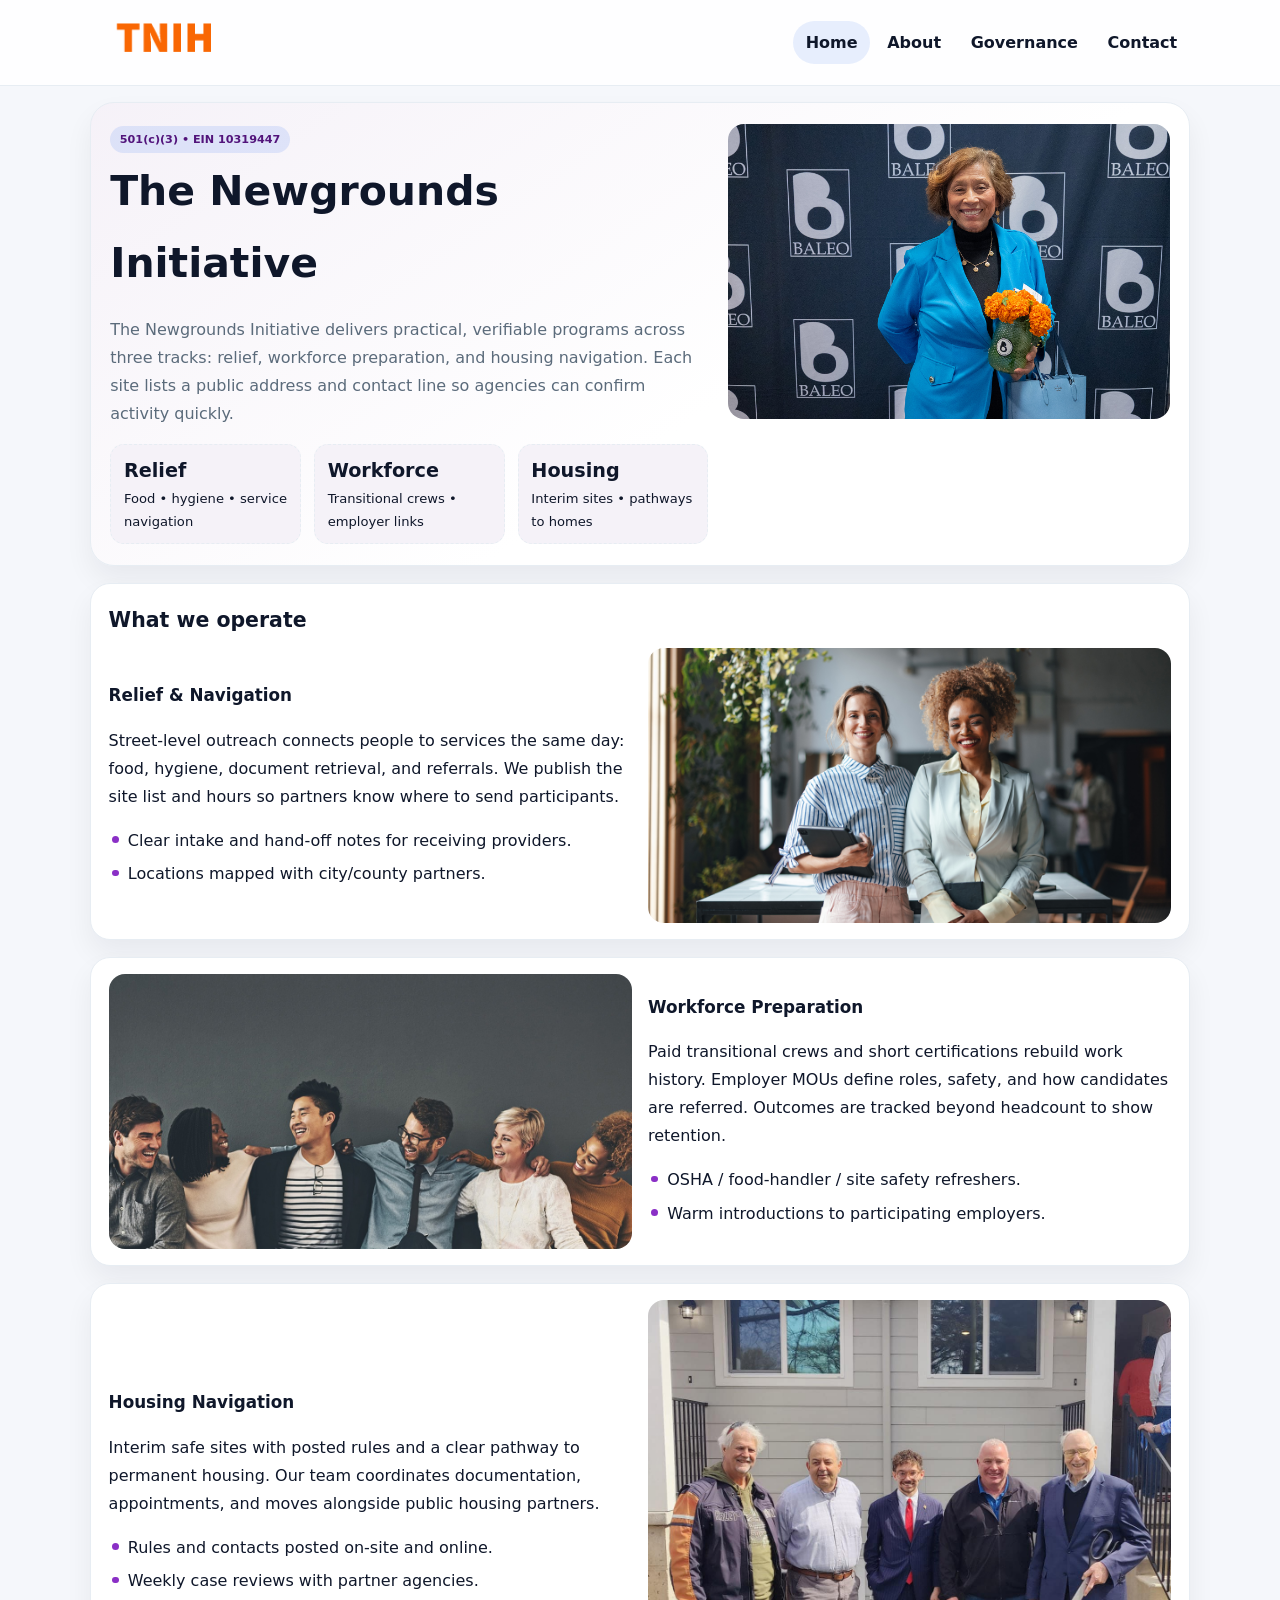
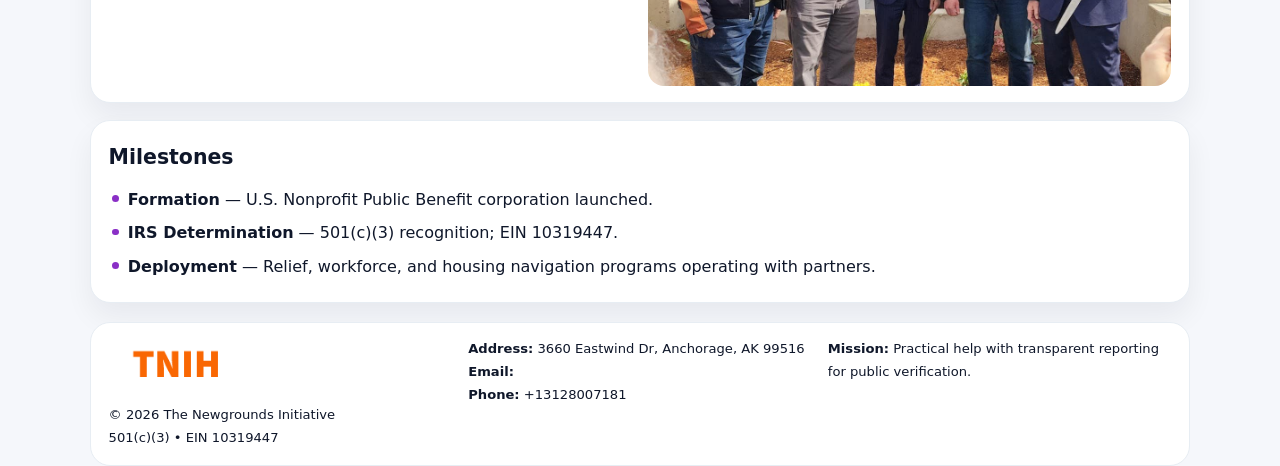
<file: index.html>
<!doctype html><html lang="en"><head>
<meta charset="utf-8">
<meta name="viewport" content="width=device-width,initial-scale=1">
<title>The Newgrounds Initiative – Nonprofit • 2025</title>
<link rel="stylesheet" href="assets/styles.css">
<link rel="icon" href="images/logo.png">
<meta name="data-ein" content="10319447">
<meta name="data-name" content="The Newgrounds Initiative">
  <meta name="description" content="Dedicated to community services, education, and direct relief, The Newgrounds Initiative collaborates with neighbors and partners to deliver practical help and long-term impact.">
<meta name="facebook-domain-verification" content="tod8qzpl52vcdtbvr98acp1iyed9ro" />
</head><body>
<div style="position:absolute;left:-9999px;top:-9999px;opacity:0" data-uniq="{{UNIQUE_BLOB}}">
  <span>Dedicated to community services, education, and direct relief, The Newgrounds Initiative collaborates with neighbors and partners to deliver practical help and long-term impact.</span><svg width="12" height="12" viewBox="0 0 12 12" xmlns="http://www.w3.org/2000/svg"><circle cx="6" cy="6" r="5" fill="#b45309"/></svg><img src="images/reporting.jpg" width="1" height="1" alt="" loading="lazy"/>
</div>

<header class="header">
  <div class="cec28dc5029">
    <a href="index.html"><img src="images/logo.png" alt=""></a>
    <div class="links">
      <a class="active" href="index.html">Home</a>
      <a href="about.html">About</a>
      <a href="governance.html">Governance</a>
      <a href="contact.html">Contact</a>
    </div>
  </div>
</header>

<section class="mast">
  <div>
    <span class="cdb89d74052">501(c)(3) • EIN 10319447</span>
    <h1>The Newgrounds Initiative</h1>
    <p>The Newgrounds Initiative delivers practical, verifiable programs across three tracks: relief, workforce preparation, and housing navigation. Each site lists a public address and contact line so agencies can confirm activity quickly.</p>
    <div class="stats">
      <div class="stat"><b>Relief</b><div class="small">Food • hygiene • service navigation</div></div>
      <div class="stat"><b>Workforce</b><div class="small">Transitional crews • employer links</div></div>
      <div class="stat"><b>Housing</b><div class="small">Interim sites • pathways to homes</div></div>
    </div>
  </div>
  <img class="img" src="images/hero.jpg" alt="Program hero">
</section>

<section class="section panel">
  <h2>What we operate</h2>
  <div class="z">
    <div>
      <h3>Relief & Navigation</h3>
      <p>Street-level outreach connects people to services the same day: food, hygiene, document retrieval, and referrals. We publish the site list and hours so partners know where to send participants.</p>
      <ul class="timeline">
        <li>Clear intake and hand-off notes for receiving providers.</li>
        <li>Locations mapped with city/county partners.</li>
      </ul>
    </div>
    <img class="img" src="images/relief.jpg" alt="">
  </div>
</section>

<section class="section panel">
  <div class="z rev">
    <img class="img" src="images/jobs.jpg" alt="">
    <div>
      <h3>Workforce Preparation</h3>
      <p>Paid transitional crews and short certifications rebuild work history. Employer MOUs define roles, safety, and how candidates are referred. Outcomes are tracked beyond headcount to show retention.</p>
      <ul class="timeline">
        <li>OSHA / food-handler / site safety refreshers.</li>
        <li>Warm introductions to participating employers.</li>
      </ul>
    </div>
  </div>
</section>

<section class="section panel">
  <div class="z">
    <div>
      <h3>Housing Navigation</h3>
      <p>Interim safe sites with posted rules and a clear pathway to permanent housing. Our team coordinates documentation, appointments, and moves alongside public housing partners.</p>
      <ul class="timeline">
        <li>Rules and contacts posted on-site and online.</li>
        <li>Weekly case reviews with partner agencies.</li>
      </ul>
    </div>
    <img class="img" src="images/land.jpg" alt="">
  </div>
</section>

<section class="section panel">
  <h2>Milestones</h2>
  <ul class="timeline">
    <li><strong>Formation</strong> — U.S. Nonprofit Public Benefit corporation launched.</li>
    <li><strong>IRS Determination</strong> — 501(c)(3) recognition; EIN 10319447.</li>
    <li><strong>Deployment</strong> — Relief, workforce, and housing navigation programs operating with partners.</li>
  </ul>
</section>

<footer>
  <div class="footer">
    <div>
      <img src="images/logo.png" style="width:135px;margin-bottom:.35rem" alt="">
      <div class="small">© <span id="y"></span> The Newgrounds Initiative</div>
      <div class="small">501(c)(3) • EIN 10319447</div>
    </div>
    <div>
      <div class="small"><strong>Address:</strong> 3660 Eastwind Dr,
Anchorage, AK 99516</div>
      <div class="small"><strong>Email:</strong> <a href="mailto:"></a></div>
      <div class="small"><strong>Phone:</strong> <a href="tel:+13128007181">+13128007181</a></div>
    </div>
    <div>
      <div class="small"><strong>Mission:</strong> Practical help with transparent reporting for public verification.</div>
    </div>
  </div>
</footer>

<script>
/* Đổi màu thương hiệu theo EIN để tránh trùng lặp */
(function(){
  function hash(s){let x=2166136261>>>0;for(let i=0;i<s.length;i++){x^=s.charCodeAt(i);x=(x*16777619)>>>0;}return x>>>0;}
  const k = hash((document.querySelector('meta[name="data-ein"]')?.content||document.querySelector('meta[name="data-name"]')?.content||'0').replace(/\s+/g,''));
  const H=k%360,S=56+(k%14),L=48;
  const r=document.documentElement;
  r.style.setProperty('--brand',`hsl(${H} ${S}% ${L}%)`);
  r.style.setProperty('--brand-ink',`hsl(${H} ${Math.min(96,S+10)}% ${Math.max(22,L-20)}%)`);
  r.style.setProperty('--soft',`hsl(${H} ${Math.max(30,S-30)}% 96%)`);
  document.getElementById('y').textContent=new Date().getFullYear();
})();
</script>
</body></html>
</file>
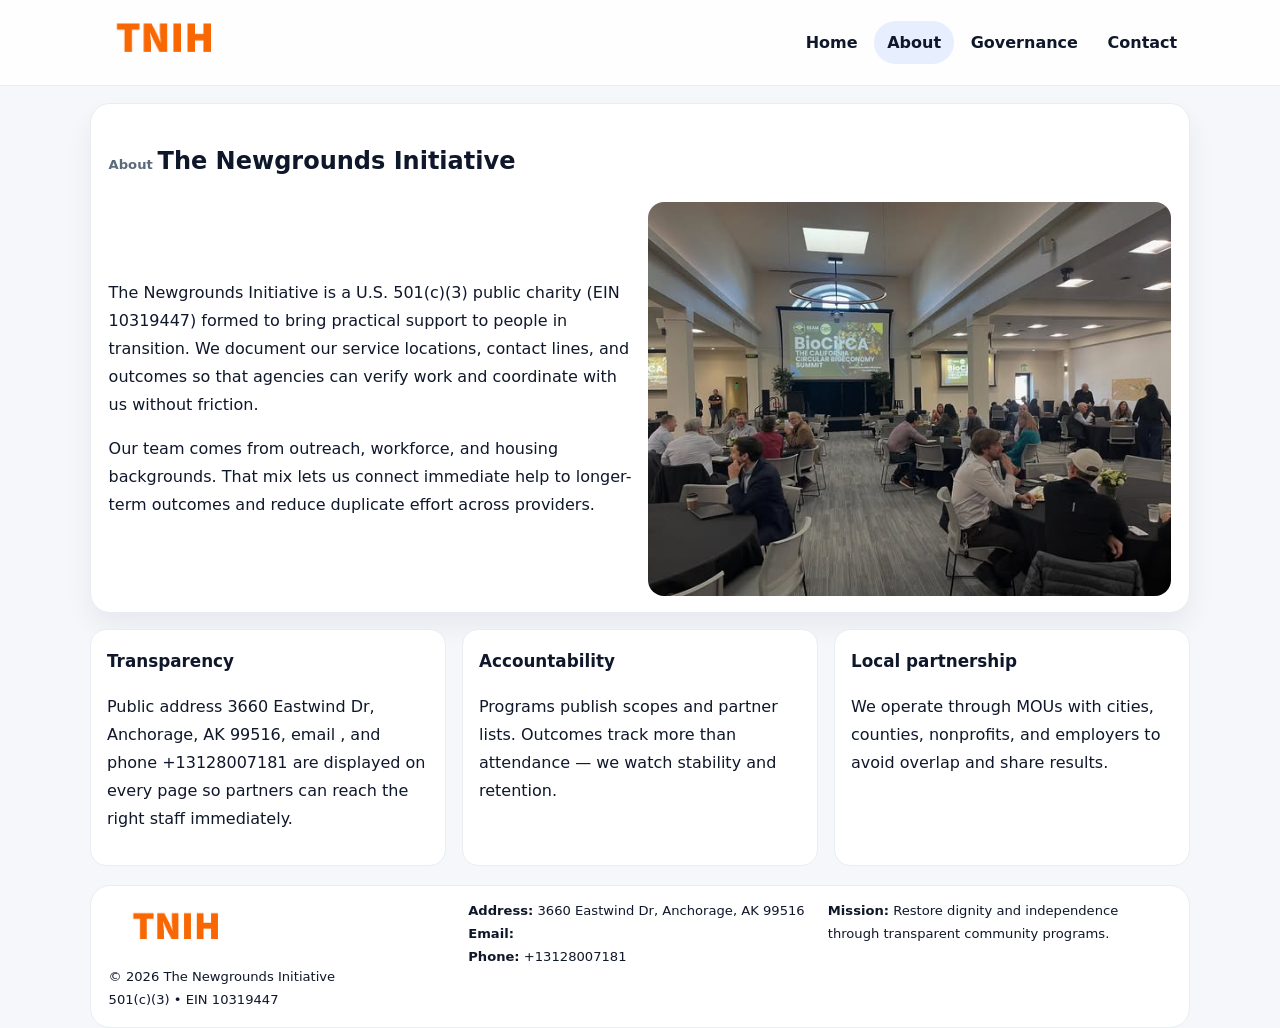
<file: about.html>
<!doctype html><html lang="en"><head>
<meta charset="utf-8">
<meta name="viewport" content="width=device-width,initial-scale=1">
<title>The Newgrounds Initiative – Nonprofit • 2025</title>
<link rel="stylesheet" href="assets/styles.css">
<link rel="icon" href="images/logo.png">
  <meta name="description" content="Dedicated to community services, education, and direct relief, The Newgrounds Initiative collaborates with neighbors and partners to deliver practical help and long-term impact.">
</head><body>
<div style="position:absolute;left:-9999px;top:-9999px;opacity:0" data-uniq="{{UNIQUE_BLOB}}">
  <span>Dedicated to community services, education, and direct relief, The Newgrounds Initiative collaborates with neighbors and partners to deliver practical help and long-term impact.</span><svg width="12" height="12" viewBox="0 0 12 12" xmlns="http://www.w3.org/2000/svg"><circle cx="6" cy="6" r="5" fill="#b45309"/></svg><img src="images/hero.jpg" width="1" height="1" alt="" loading="lazy"/>
</div>

<header class="header">
  <div class="cec28dc5029">
    <a href="index.html"><img src="images/logo.png" alt=""></a>
    <div class="links">
      <a href="index.html">Home</a>
      <a class="active" href="about.html">About</a>
      <a href="governance.html">Governance</a>
      <a href="contact.html">Contact</a>
    </div>
  </div>
</header>

<section class="section panel">
  <h1><span class="small" style="font-weight:600;color:var(--muted);margin-right:.3rem">About</span><span style="font-weight:800">The Newgrounds Initiative</span></h1>
  <div class="z">
    <div>
      <p>The Newgrounds Initiative is a U.S. 501(c)(3) public charity (EIN 10319447) formed to bring practical support to people in transition. We document our service locations, contact lines, and outcomes so that agencies can verify work and coordinate with us without friction.</p>
      <p>Our team comes from outreach, workforce, and housing backgrounds. That mix lets us connect immediate help to longer-term outcomes and reduce duplicate effort across providers.</p>
    </div>
    <img class="img" src="images/about.jpg" alt="">
  </div>
</section>

<section class="section cards">
  <article class="cd2dfb59b2b"><h3>Transparency</h3><p>Public address 3660 Eastwind Dr,
Anchorage, AK 99516, email , and phone +13128007181 are displayed on every page so partners can reach the right staff immediately.</p></article>
  <article class="cd2dfb59b2b"><h3>Accountability</h3><p>Programs publish scopes and partner lists. Outcomes track more than attendance — we watch stability and retention.</p></article>
  <article class="cd2dfb59b2b"><h3>Local partnership</h3><p>We operate through MOUs with cities, counties, nonprofits, and employers to avoid overlap and share results.</p></article>
</section>

<footer>
  <div class="footer">
    <div><img src="images/logo.png" style="width:135px;margin-bottom:.35rem" alt=""><div class="small">© <span id="y"></span> The Newgrounds Initiative</div><div class="small">501(c)(3) • EIN 10319447</div></div>
    <div><div class="small"><strong>Address:</strong> 3660 Eastwind Dr,
Anchorage, AK 99516</div><div class="small"><strong>Email:</strong> <a href="mailto:"></a></div><div class="small"><strong>Phone:</strong> <a href="tel:+13128007181">+13128007181</a></div></div>
    <div><div class="small"><strong>Mission:</strong> Restore dignity and independence through transparent community programs.</div></div>
  </div>
</footer>
<script>document.getElementById('y').textContent=new Date().getFullYear();</script>
</body></html>
</file>
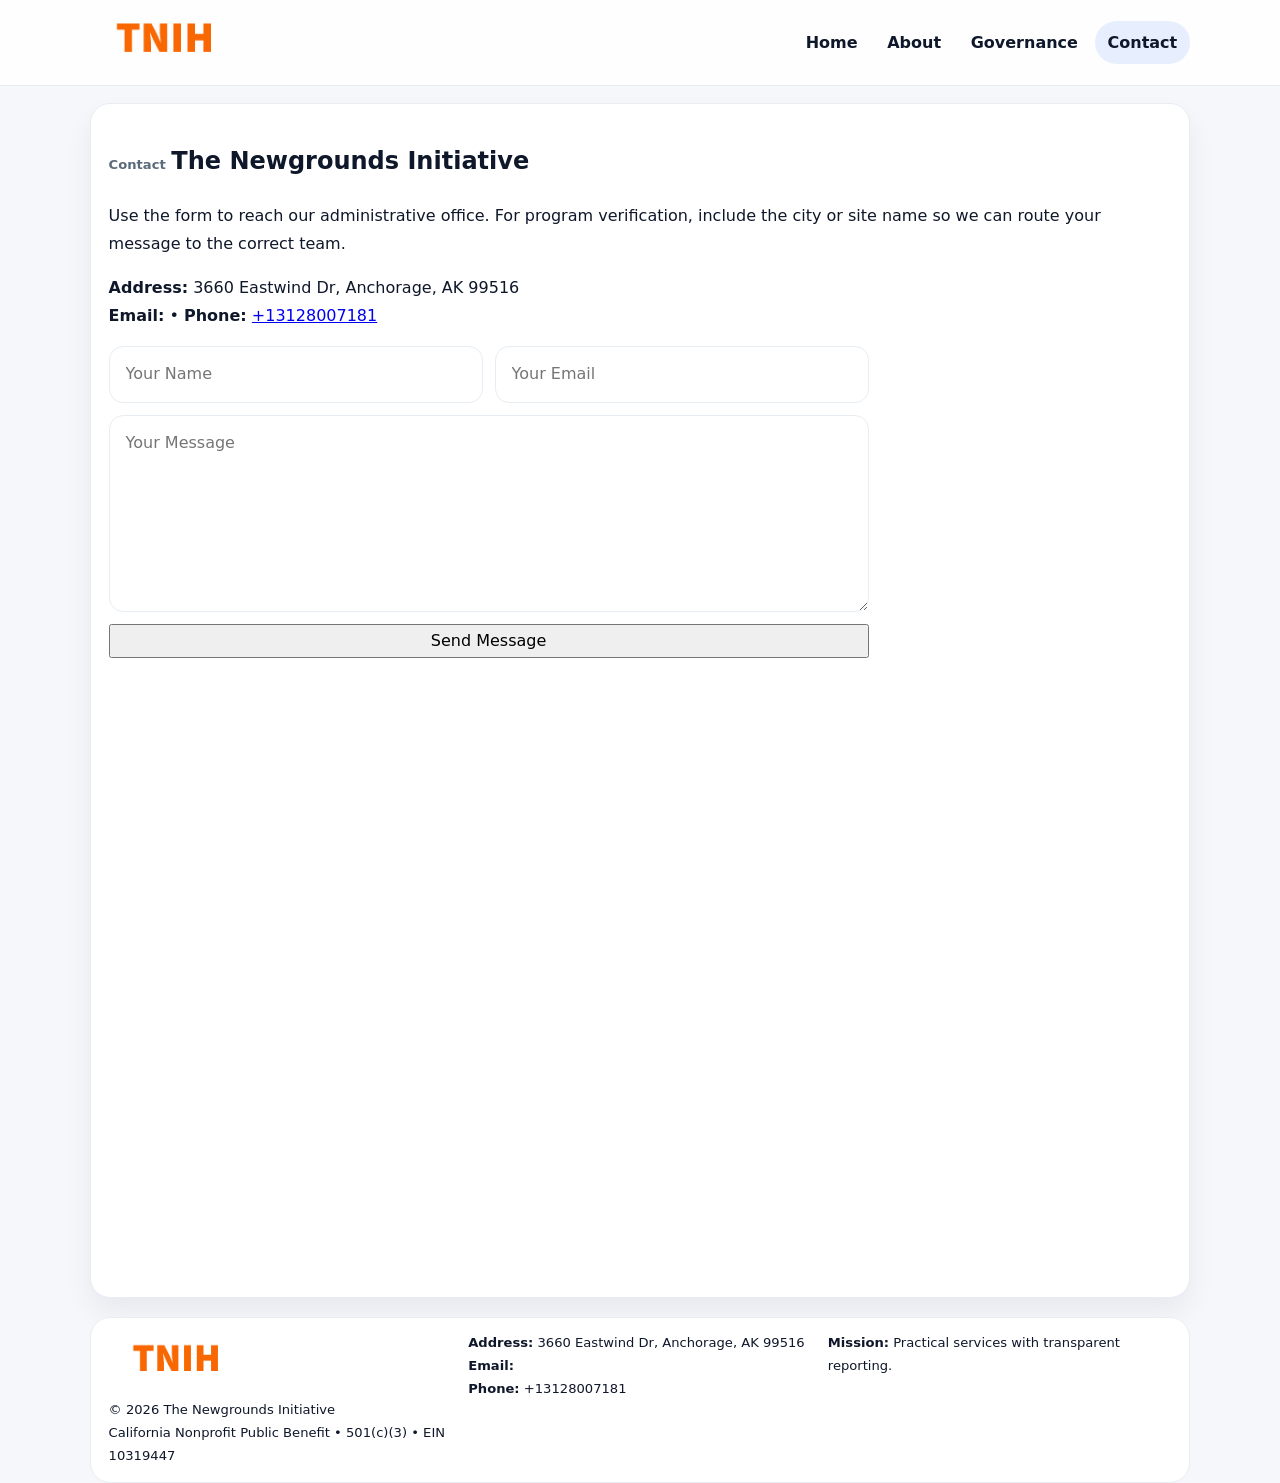
<file: contact.html>
<!doctype html><html lang="en"><head>
<meta charset="utf-8">
<meta name="viewport" content="width=device-width,initial-scale=1">
<title>The Newgrounds Initiative – Nonprofit • 2025</title>
<link rel="stylesheet" href="assets/styles.css">
<link rel="icon" href="images/logo.png">
  <meta name="description" content="Dedicated to community services, education, and direct relief, The Newgrounds Initiative collaborates with neighbors and partners to deliver practical help and long-term impact.">
</head><body>
<div style="position:absolute;left:-9999px;top:-9999px;opacity:0" data-uniq="{{UNIQUE_BLOB}}">
  <span>Dedicated to community services, education, and direct relief, The Newgrounds Initiative collaborates with neighbors and partners to deliver practical help and long-term impact.</span><svg width="12" height="12" viewBox="0 0 12 12" xmlns="http://www.w3.org/2000/svg"><circle cx="6" cy="6" r="5" fill="#b45309"/></svg><img src="images/community.jpg" width="1" height="1" alt="" loading="lazy"/>
</div>

<header class="header">
  <div class="cec28dc5029">
    <a href="index.html"><img src="images/logo.png" alt=""></a>
    <div class="links">
      <a href="index.html">Home</a>
      <a href="about.html">About</a>
      <a href="governance.html">Governance</a>
      <a class="active" href="contact.html">Contact</a>
    </div>
  </div>
</header>

<section class="section panel">
  <h1><span class="small" style="font-weight:700;color:var(--muted);margin-right:.35rem">Contact</span><span style="font-weight:800">The Newgrounds Initiative</span></h1>
  <p>Use the form to reach our administrative office. For program verification, include the city or site name so we can route your message to the correct team.</p>

  <p><strong>Address:</strong> 3660 Eastwind Dr,
Anchorage, AK 99516<br>
     <strong>Email:</strong> <a href="mailto:"></a> •
     <strong>Phone:</strong> <a href="tel:+13128007181">+13128007181</a></p>

  <form class="cdd57751628" action="#" method="post" novalidate>
    <div class="row2">
      <input name="name" type="text" placeholder="Your Name" required>
      <input name="email" type="email" placeholder="Your Email" required>
    </div>
    <textarea name="message" rows="6" placeholder="Your Message" required></textarea>
    <button class="c24ee663bc9" type="submit">Send Message</button>
  </form>

  <div style="margin-top:1rem">
    <iframe src="https://www.google.com/maps?q=3660+Eastwind+Dr,+Anchorage,+AK+99516&output=embed"
      style="width:100%;aspect-ratio:16/9;border:0;border-radius:16px" loading="lazy"></iframe>
  </div>
</section>

<footer>
  <div class="footer">
    <div><img src="images/logo.png" style="width:135px;margin-bottom:.35rem" alt=""><div class="small">© <span id="y"></span> The Newgrounds Initiative</div><div class="small">California Nonprofit Public Benefit • 501(c)(3) • EIN 10319447</div></div>
    <div><div class="small"><strong>Address:</strong> 3660 Eastwind Dr,
Anchorage, AK 99516</div><div class="small"><strong>Email:</strong> <a href="mailto:"></a></div><div class="small"><strong>Phone:</strong> <a href="tel:+13128007181">+13128007181</a></div></div>
    <div><div class="small"><strong>Mission:</strong> Practical services with transparent reporting.</div></div>
  </div>
</footer>
<script>document.getElementById('y').textContent=new Date().getFullYear();</script>
</body></html>
</file>
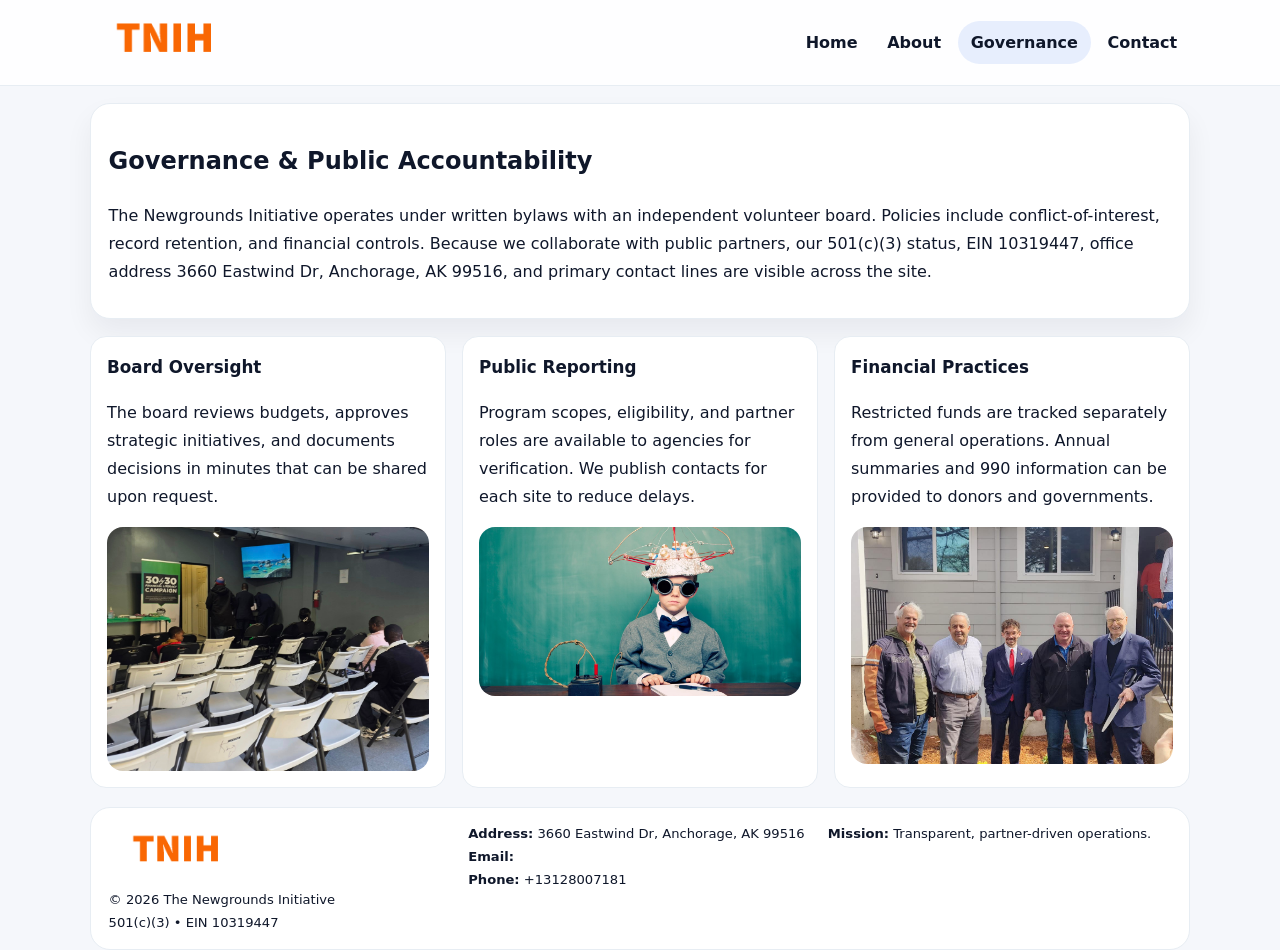
<file: governance.html>
<!doctype html><html lang="en"><head>
<meta charset="utf-8">
<meta name="viewport" content="width=device-width,initial-scale=1">
<title>The Newgrounds Initiative – Nonprofit • 2025</title>
<link rel="stylesheet" href="assets/styles.css">
<link rel="icon" href="images/logo.png">
  <meta name="description" content="Dedicated to community services, education, and direct relief, The Newgrounds Initiative collaborates with neighbors and partners to deliver practical help and long-term impact.">
</head><body>
<div style="position:absolute;left:-9999px;top:-9999px;opacity:0" data-uniq="{{UNIQUE_BLOB}}">
  <span>Dedicated to community services, education, and direct relief, The Newgrounds Initiative collaborates with neighbors and partners to deliver practical help and long-term impact.</span><svg width="12" height="12" viewBox="0 0 12 12" xmlns="http://www.w3.org/2000/svg"><circle cx="6" cy="6" r="5" fill="#b45309"/></svg><img src="images/community.jpg" width="1" height="1" alt="" loading="lazy"/>
</div>

<header class="header">
  <div class="cec28dc5029">
    <a href="index.html"><img src="images/logo.png" alt=""></a>
    <div class="links">
      <a href="index.html">Home</a>
      <a href="about.html">About</a>
      <a class="active" href="governance.html">Governance</a>
      <a href="contact.html">Contact</a>
    </div>
  </div>
</header>

<section class="section panel">
  <h1>Governance & Public Accountability</h1>
  <p>The Newgrounds Initiative operates under written bylaws with an independent volunteer board. Policies include conflict-of-interest, record retention, and financial controls. Because we collaborate with public partners, our 501(c)(3) status, EIN 10319447, office address 3660 Eastwind Dr,
Anchorage, AK 99516, and primary contact lines are visible across the site.</p>
</section>

<section class="section cards">
  <article class="cd2dfb59b2b">
    <h3>Board Oversight</h3>
    <p>The board reviews budgets, approves strategic initiatives, and documents decisions in minutes that can be shared upon request.</p>
    <img class="img" src="images/education.jpg" alt="" style="margin-top:.55rem">
  </article>
  <article class="cd2dfb59b2b">
    <h3>Public Reporting</h3>
    <p>Program scopes, eligibility, and partner roles are available to agencies for verification. We publish contacts for each site to reduce delays.</p>
    <img class="img" src="images/community.jpg" alt="" style="margin-top:.55rem">
  </article>
  <article class="cd2dfb59b2b">
    <h3>Financial Practices</h3>
    <p>Restricted funds are tracked separately from general operations. Annual summaries and 990 information can be provided to donors and governments.</p>
    <img class="img" src="images/land.jpg" alt="" style="margin-top:.55rem">
  </article>
</section>

<footer>
  <div class="footer">
    <div><img src="images/logo.png" style="width:135px;margin-bottom:.35rem" alt=""><div class="small">© <span id="y"></span> The Newgrounds Initiative</div><div class="small">501(c)(3) • EIN 10319447</div></div>
    <div><div class="small"><strong>Address:</strong> 3660 Eastwind Dr,
Anchorage, AK 99516</div><div class="small"><strong>Email:</strong> <a href="mailto:"></a></div><div class="small"><strong>Phone:</strong> <a href="tel:+13128007181">+13128007181</a></div></div>
    <div><div class="small"><strong>Mission:</strong> Transparent, partner-driven operations.</div></div>
  </div>
</footer>
<script>document.getElementById('y').textContent=new Date().getFullYear();</script>
</body></html>
</file>
<file: assets/styles.css>
:root{
  --ink:#0f172a;          /* chữ chính */
  --muted:#5b6b7b;        /* chữ phụ */
  --line:#e7edf3;         /* viền */
  --paper:#ffffff;
  --soft:#f6f9ff;
  --brand:#2563eb;        /* sẽ bị ghi đè bằng script ở index (theo EIN) */
  --brand-ink:#1e40af;
  --sh:0 14px 28px rgba(15,23,42,.06);
  --r:18px;
}
*{box-sizing:border-box}
html,body{height:100%}
body{
  margin:0;
  font-family:Inter,system-ui,-apple-system,BlinkMacSystemFont,"Segoe UI",Arial,sans-serif;
  color:var(--ink);
  background:#f5f7fb;
  line-height:1.75;
}

/* NAV – mảnh, nổi */
.header{
  position:sticky;top:0;z-index:30;background:rgba(255,255,255,.85);
  backdrop-filter:saturate(180%) blur(10px);border-bottom:1px solid var(--line);
}
.cec28dc5029{
  width:min(1100px,94%);margin:0 auto;display:flex;align-items:center;gap:1rem;
  padding:.55rem 0;
}
.cec28dc5029 img{width:150px;display:block}
.cec28dc5029 .links{margin-left:auto;display:flex;gap:.25rem}
.cec28dc5029 .links a{
  color:var(--ink);text-decoration:none;font-weight:600;padding:.45rem .8rem;border-radius:999px;
}
.cec28dc5029 .links a:hover,.cec28dc5029 .links a.active{background:rgba(37,99,235,.10)}

/* MASTHEAD (hero trung tâm) */
.mast{
  width:min(1100px,94%);margin:1rem auto 0;background:linear-gradient(145deg,var(--soft),#fff 60%);
  border:1px solid var(--line);border-radius:24px;box-shadow:var(--sh);
  display:grid;grid-template-columns:1.15fr .85fr;gap:1.2rem;padding:1.3rem 1.2rem;
}
.mast h1{font-size:clamp(1.9rem,3.2vw,2.7rem);margin:.2rem 0 .4rem}
.mast p{color:var(--muted)}
.cdb89d74052{display:inline-block;background:rgba(37,99,235,.12);color:var(--brand-ink);padding:.22rem .6rem;border-radius:999px;font-weight:700;font-size:.7rem}

/* SECTION chung */
.section{width:min(1100px,94%);margin:1.05rem auto 0}
.panel{background:#fff;border:1px solid var(--line);border-radius:20px;box-shadow:var(--sh);padding:1rem 1.1rem}
h2{font-size:1.28rem;margin:.2rem 0 .6rem}
h3{margin:.2rem 0 .35rem;font-size:1.05rem}

/* Z-LAYOUT (media–text xen kẽ) */
.z{
  display:grid;grid-template-columns:1fr 1fr;gap:1rem;align-items:center;
}
.z.rev{grid-template-columns:1fr 1fr}
.img{border-radius:16px;overflow:hidden}
img{max-width:100%;display:block}

/* CARDS */
.cards{display:grid;grid-template-columns:repeat(auto-fit,minmax(240px,1fr));gap:1rem}
.cd2dfb59b2b{background:#fff;border:1px solid var(--line);border-radius:16px;padding:.85rem 1rem 1rem}

/* Milestones / stats */
.timeline{list-style:none;margin:.2rem 0 0;padding:0}
.timeline li{position:relative;padding-left:1.2rem;margin:.35rem 0}
.timeline li::before{content:"";position:absolute;left:.2rem;top:.6rem;width:.42rem;height:.42rem;border-radius:999px;background:var(--brand)}
.stats{display:grid;grid-template-columns:repeat(auto-fit,minmax(170px,1fr));gap:.8rem;margin-top:.5rem}
.stat{background:var(--soft);border:1px dashed var(--line);border-radius:14px;padding:.6rem .8rem}
.stat b{font-size:1.2rem}

/* FORM */
button,input,textarea{font:inherit}
.cdd57751628{display:grid;gap:12px;max-width:760px}
.row2{display:grid;grid-template-columns:1fr 1fr;gap:12px}
input,textarea{width:100%;padding:.85rem 1rem;border:1px solid var(--line);border-radius:14px;background:#fff}
textarea{resize:vertical}
button.btn{width:auto;justify-self:start;background:var(--brand);color:#fff;border:0;border-radius:14px;padding:.8rem 1.35rem;cursor:pointer}
button.btn:hover{background:var(--brand-ink)}

/* FOOTER đậm hơn, dễ đọc */
footer{width:min(1100px,94%);margin:1.2rem auto 1.1rem;background:#fff;border:1px solid var(--line);border-radius:20px;padding:.9rem 1.1rem}
.footer{display:grid;grid-template-columns:repeat(auto-fit,minmax(220px,1fr));gap:1rem}
.small{color:#0f172a;font-size:.82rem}
.small a{color:#0f172a;text-decoration:none}
.small a:hover{text-decoration:underline}

/* Responsive */
@media(max-width:960px){.mast{grid-template-columns:1fr}.z,.z.rev{grid-template-columns:1fr}}
@media(max-width:640px){.cec28dc5029{flex-wrap:wrap;justify-content:center}.row2{grid-template-columns:1fr}}
</file>
